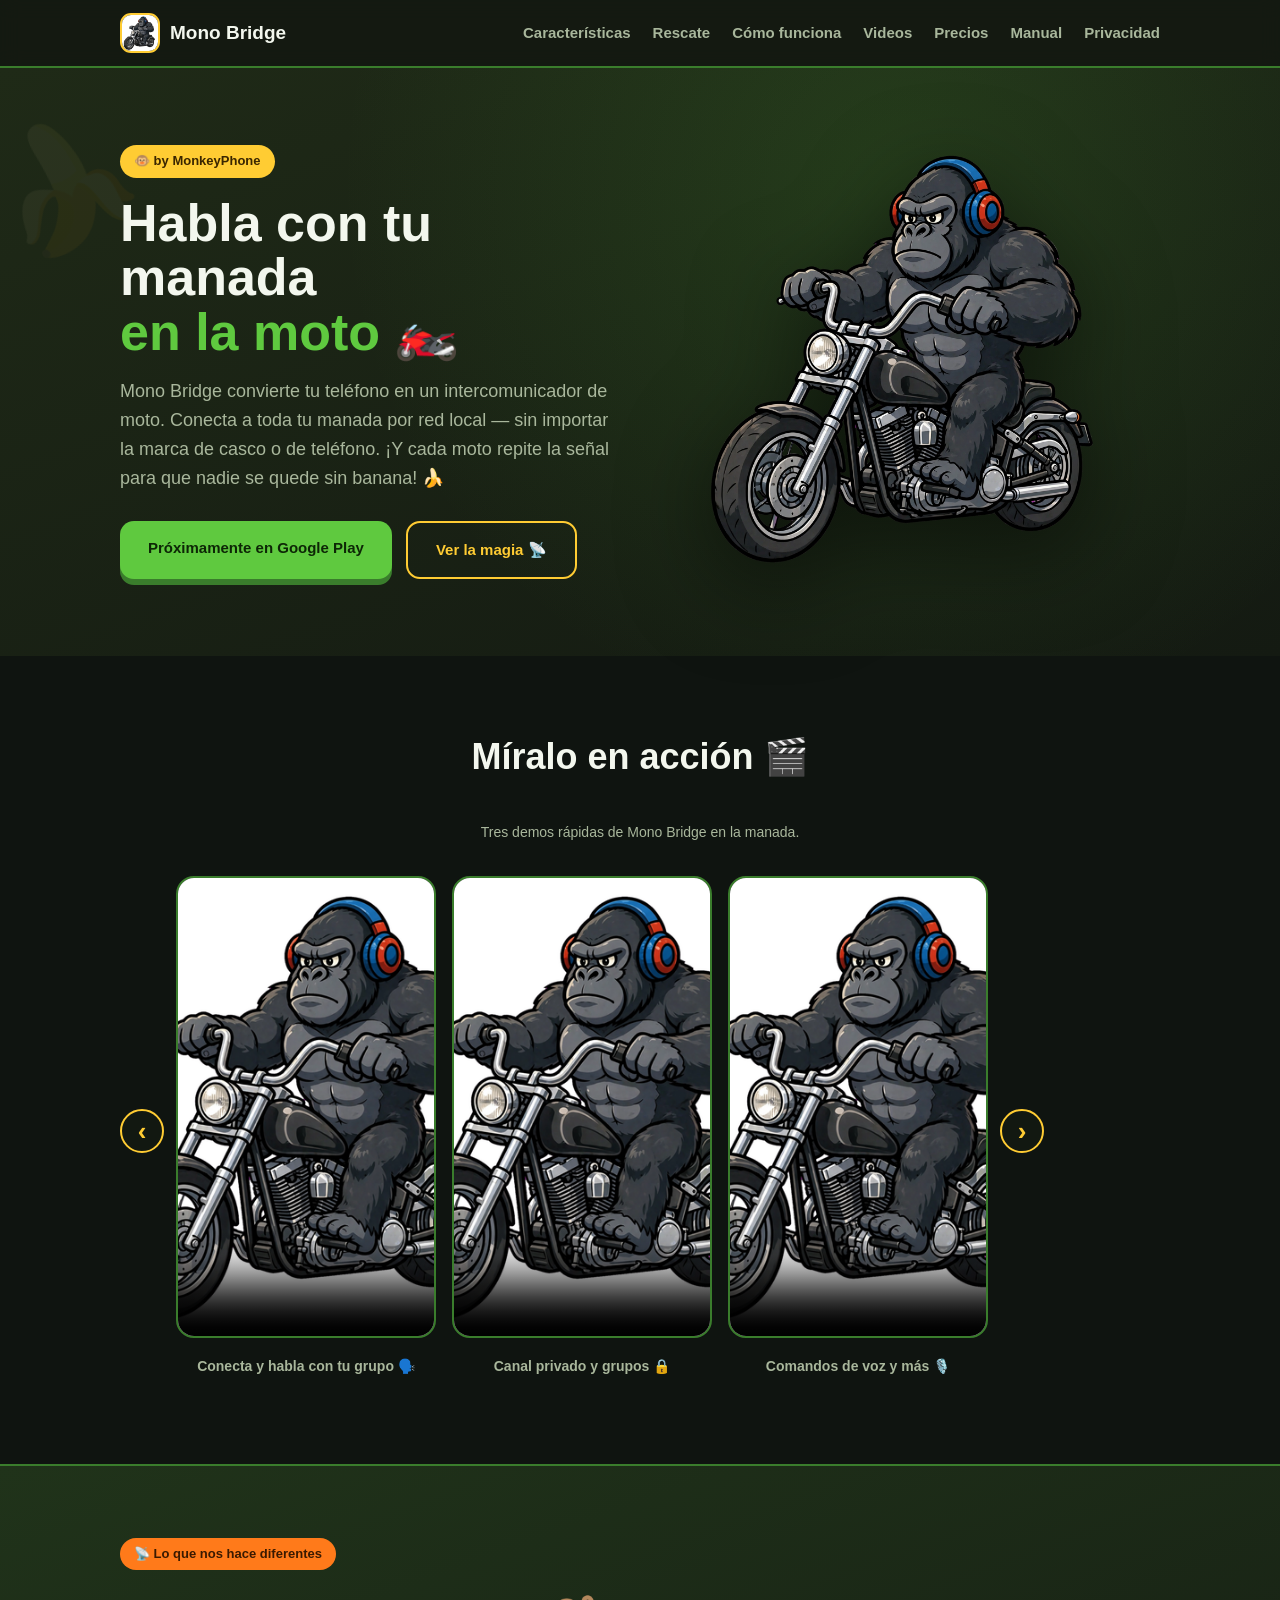
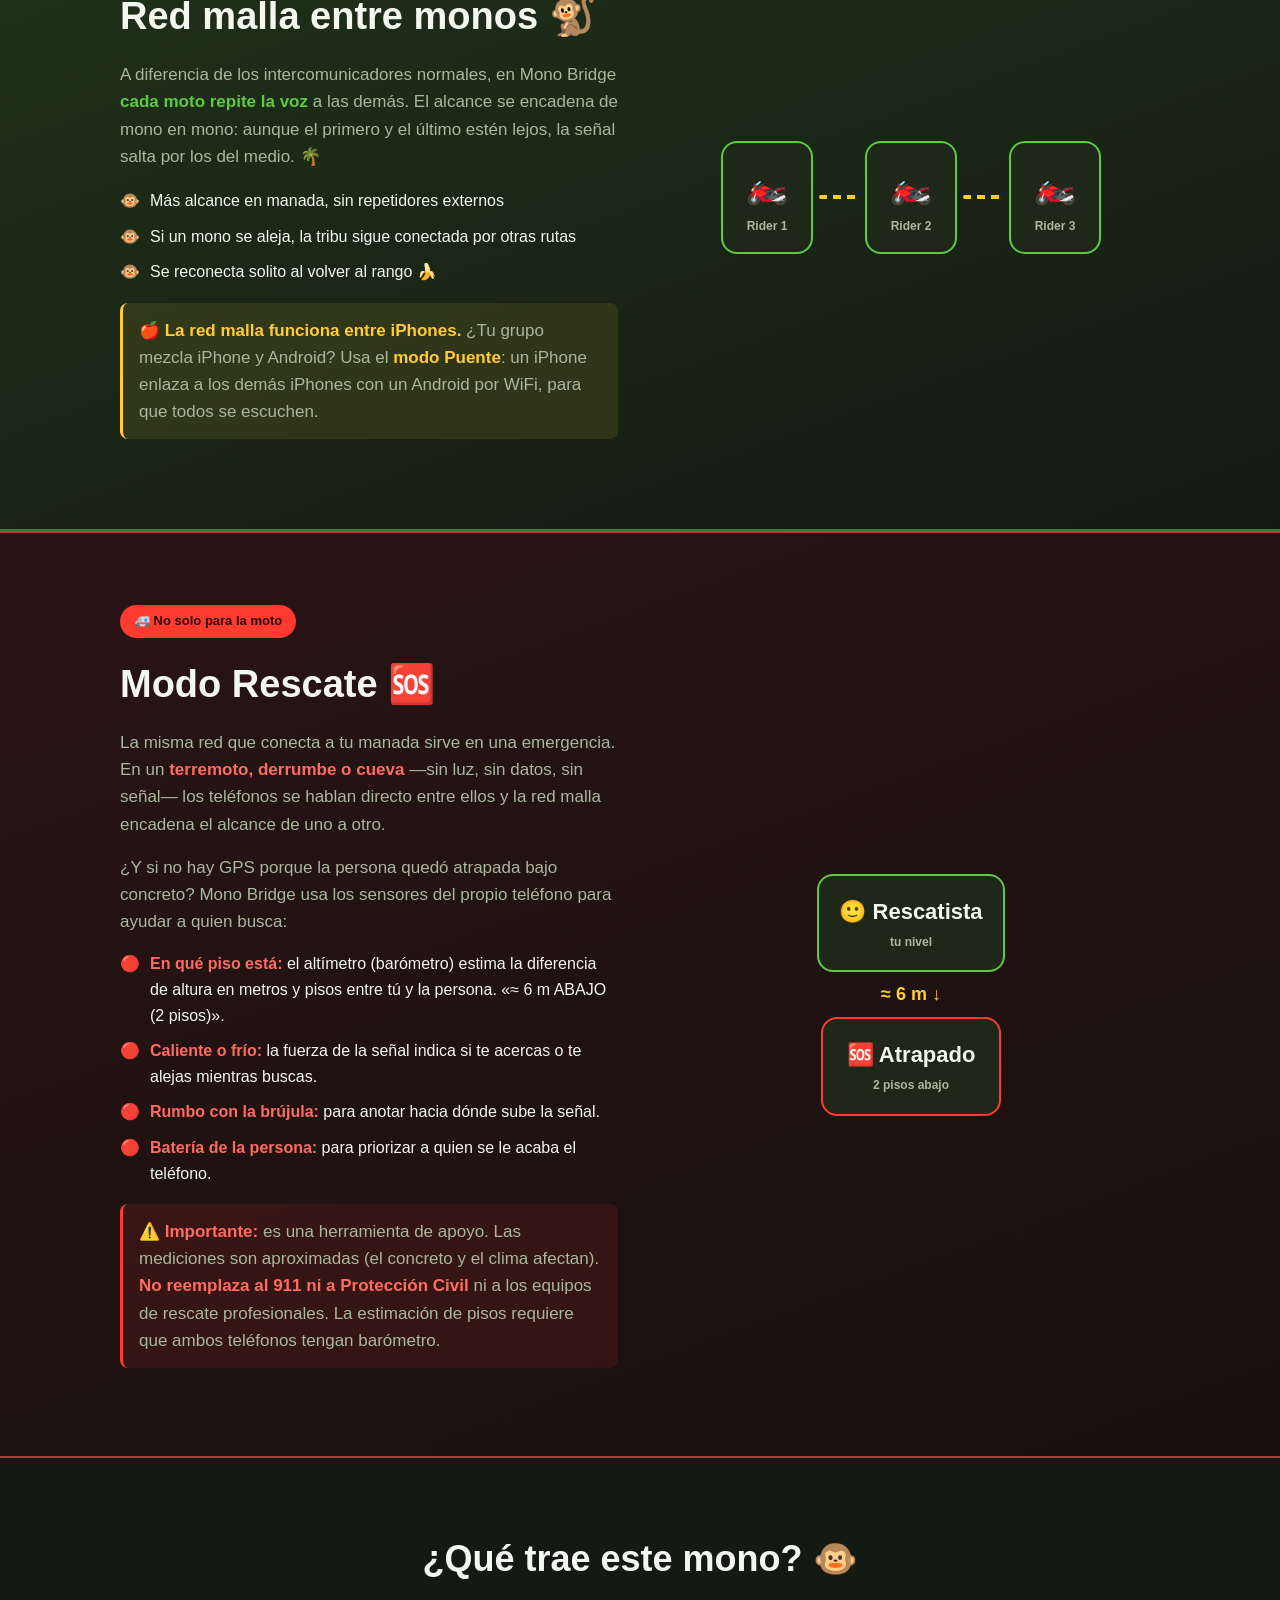
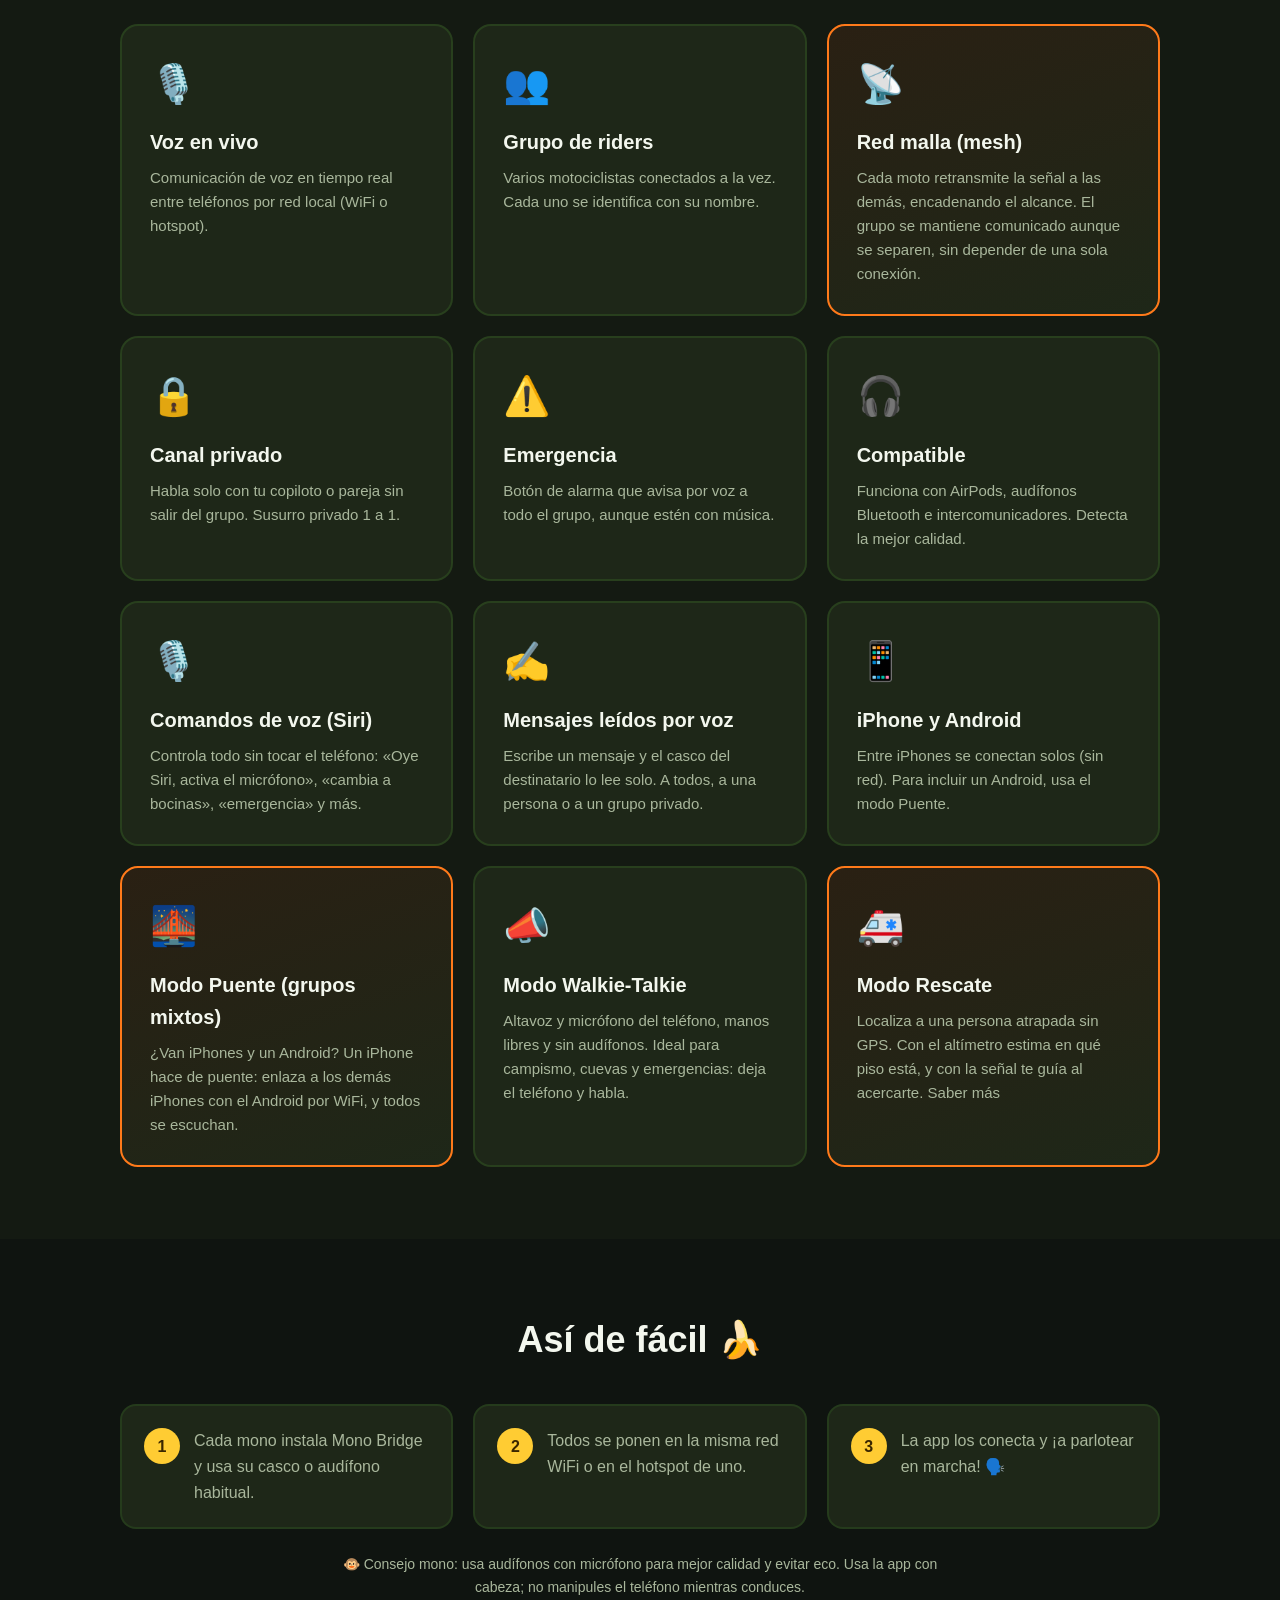
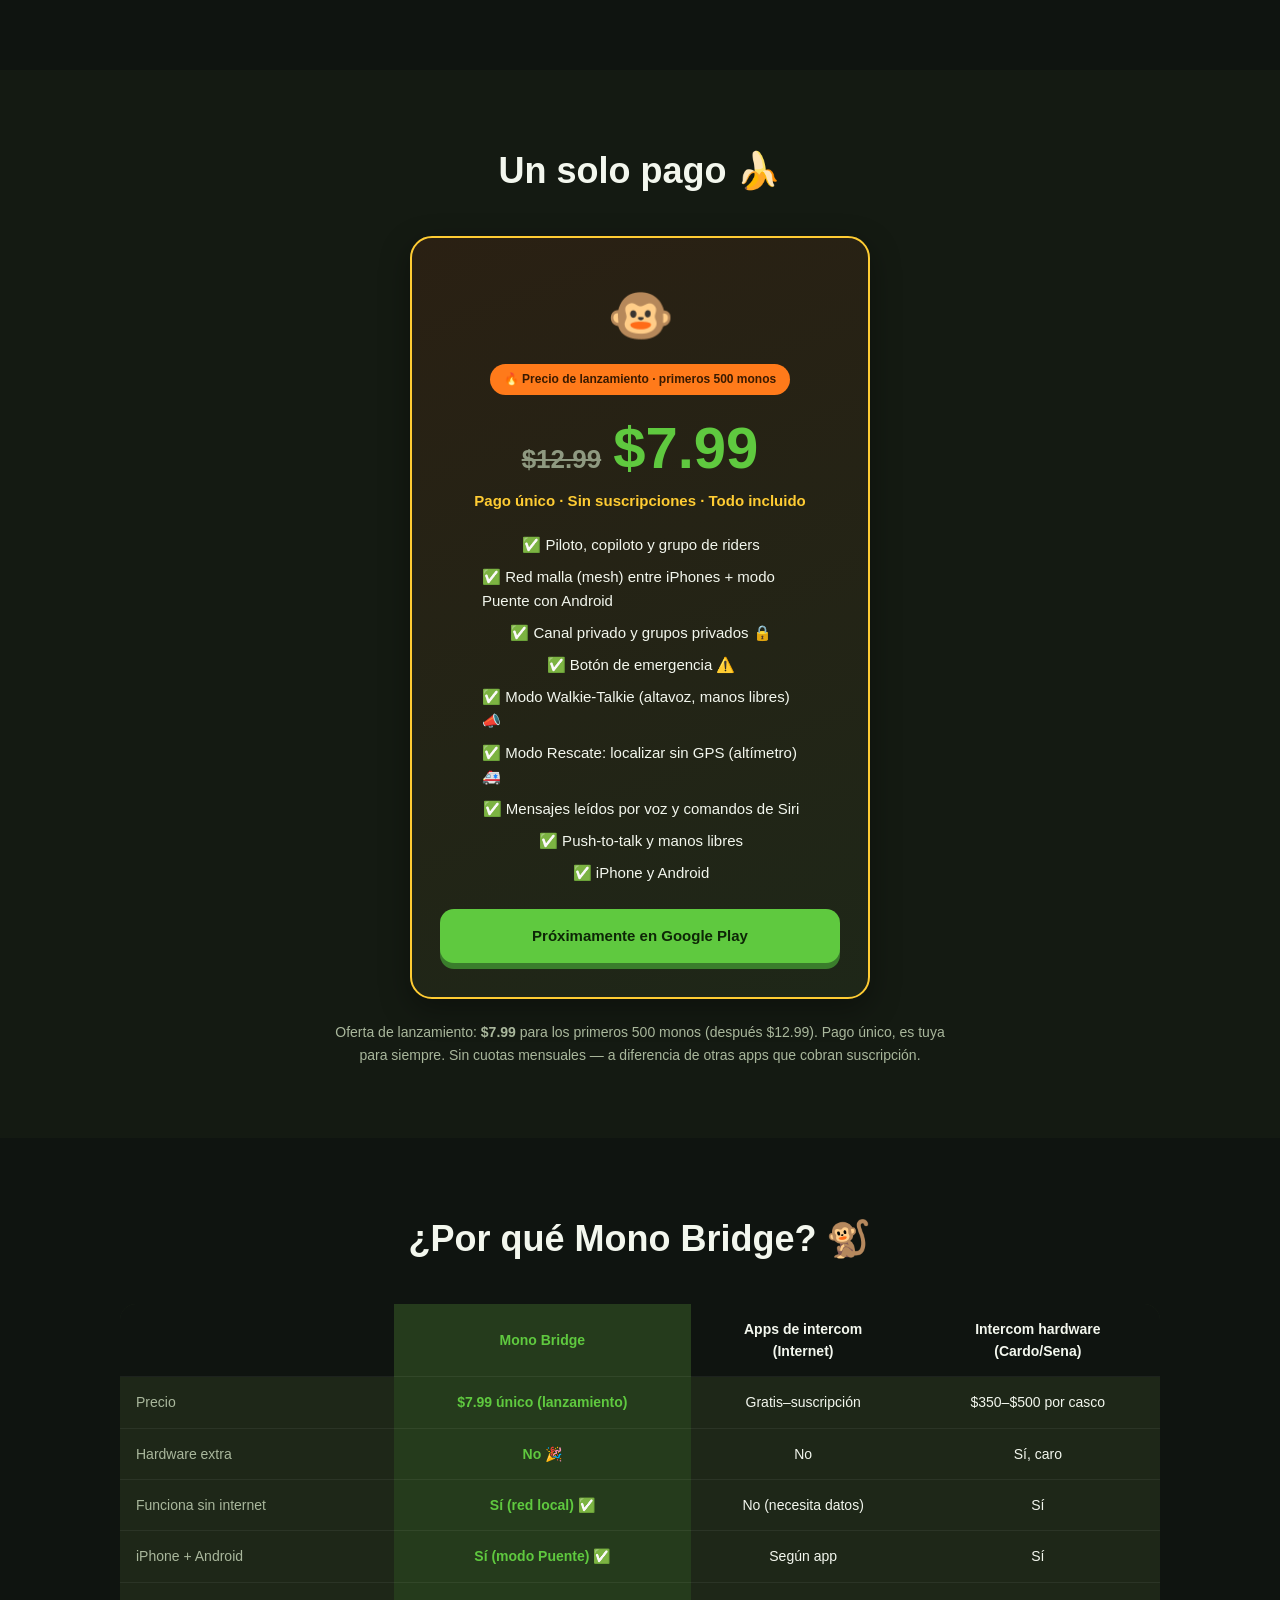
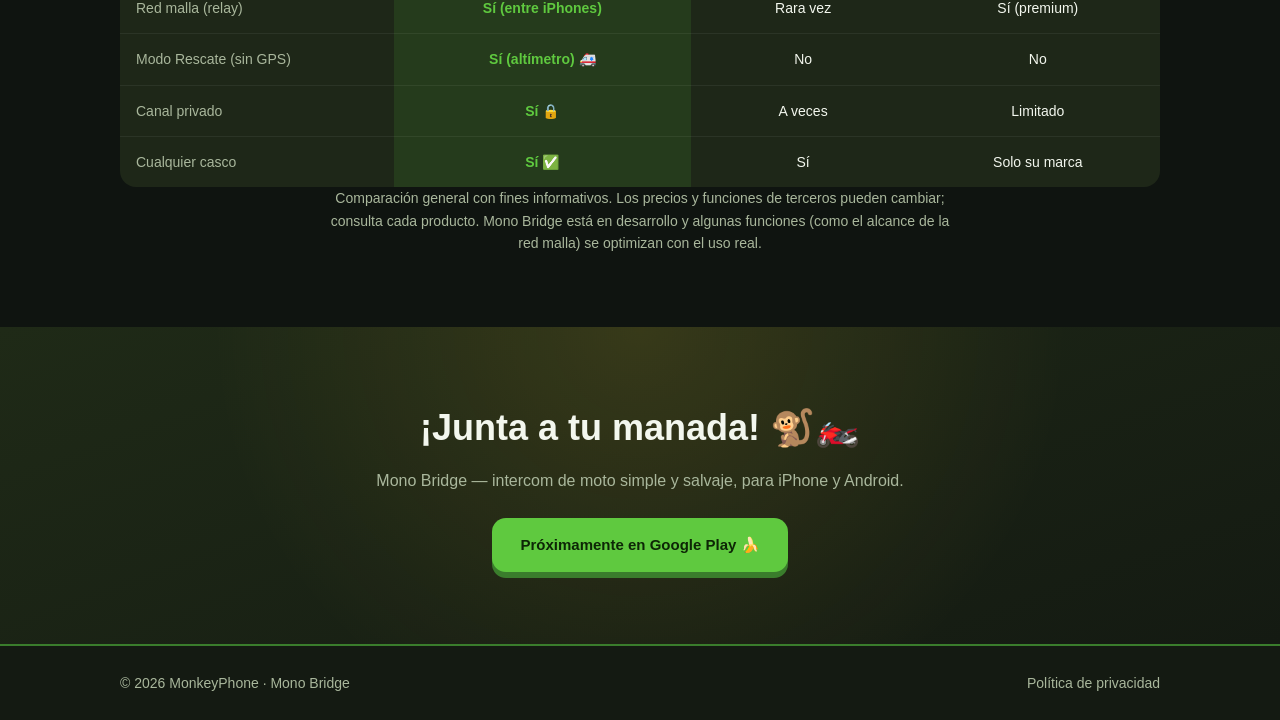
<file: web/index.html>
<!DOCTYPE html>
<html lang="es">
<head>
<meta charset="UTF-8">
<meta name="viewport" content="width=device-width, initial-scale=1.0">
<title>Mono Bridge — Intercom de moto entre teléfonos</title>
<meta name="description" content="Mono Bridge conecta a varios motociclistas por red local. Habla con tu grupo desde tu teléfono, sin importar la marca de casco.">
<link rel="icon" href="img/icon.png">
<link rel="stylesheet" href="styles.css">
</head>
<body>

  <!-- Header -->
  <header class="nav">
    <div class="container nav-inner">
      <div class="brand">
        <img src="img/icon.png" alt="Mono Bridge" class="brand-logo">
        <span>Mono Bridge</span>
      </div>
      <nav class="nav-links">
        <a href="#features">Características</a>
        <a href="#rescate">Rescate</a>
        <a href="#how">Cómo funciona</a>
        <a href="#videos">Videos</a>
        <a href="#precios">Precios</a>
        <a href="manual.html">Manual</a>
        <a href="privacy.html">Privacidad</a>
      </nav>
    </div>
  </header>

  <!-- Hero -->
  <section class="hero">
    <div class="container hero-inner">
      <div class="hero-text">
        <span class="hero-badge">🐵 by MonkeyPhone</span>
        <h1>Habla con tu manada<br><span class="hl">en la moto</span> 🏍️</h1>
        <p>Mono Bridge convierte tu teléfono en un intercomunicador de moto. Conecta a toda tu manada por red local — sin importar la marca de casco o de teléfono. ¡Y cada moto repite la señal para que nadie se quede sin banana! 🍌</p>
        <div class="hero-cta">
          <a href="#" class="btn btn-primary" id="playBtn">Próximamente en Google Play</a>
          <a href="#mesh" class="btn btn-ghost">Ver la magia 📡</a>
        </div>
      </div>
      <div class="hero-img">
        <img src="img/gorila.png" alt="Gorila motociclista con audífonos">
      </div>
    </div>
  </section>

  <!-- Videos demo (carrusel) -->
  <section id="videos" class="section section-alt">
    <div class="container">
      <h2>Míralo en acción 🎬</h2>
      <p class="note" style="margin-bottom:26px">Tres demos rápidas de Mono Bridge en la manada.</p>
      <div class="carousel">
        <button class="carousel-btn prev" onclick="moveCarousel(-1)" aria-label="Anterior">‹</button>
        <div class="carousel-track" id="carouselTrack">
          <div class="carousel-item">
            <video src="video/demo1.mp4" controls playsinline preload="metadata" poster="img/icon.png"></video>
            <p>Conecta y habla con tu grupo 🗣️</p>
          </div>
          <div class="carousel-item">
            <video src="video/demo2.mp4" controls playsinline preload="metadata" poster="img/icon.png"></video>
            <p>Canal privado y grupos 🔒</p>
          </div>
          <div class="carousel-item">
            <video src="video/demo3.mp4" controls playsinline preload="metadata" poster="img/icon.png"></video>
            <p>Comandos de voz y más 🎙️</p>
          </div>
        </div>
        <button class="carousel-btn next" onclick="moveCarousel(1)" aria-label="Siguiente">›</button>
      </div>
    </div>
  </section>

  <!-- Red mesh (destacada) -->
  <section id="mesh" class="section mesh">
    <div class="container mesh-inner">
      <div class="mesh-text">
        <span class="badge">📡 Lo que nos hace diferentes</span>
        <h2>Red malla entre monos 🐒</h2>
        <p>A diferencia de los intercomunicadores normales, en Mono Bridge <strong>cada moto repite la voz</strong> a las demás. El alcance se encadena de mono en mono: aunque el primero y el último estén lejos, la señal salta por los del medio. 🌴</p>
        <ul class="mesh-list">
          <li>Más alcance en manada, sin repetidores externos</li>
          <li>Si un mono se aleja, la tribu sigue conectada por otras rutas</li>
          <li>Se reconecta solito al volver al rango 🍌</li>
        </ul>
        <p class="mesh-note">🍎 <strong>La red malla funciona entre iPhones.</strong> ¿Tu grupo mezcla iPhone y Android? Usa el <strong>modo Puente</strong>: un iPhone enlaza a los demás iPhones con un Android por WiFi, para que todos se escuchen.</p>
      </div>
      <div class="mesh-diagram">
        <div class="moto">🏍️<span>Rider 1</span></div>
        <div class="link"></div>
        <div class="moto">🏍️<span>Rider 2</span></div>
        <div class="link"></div>
        <div class="moto">🏍️<span>Rider 3</span></div>
      </div>
    </div>
  </section>

  <!-- Modo Rescate (emergencias / terremoto) -->
  <section id="rescate" class="section rescue">
    <div class="container rescue-inner">
      <div class="rescue-text">
        <span class="badge badge-red">🚑 No solo para la moto</span>
        <h2>Modo Rescate 🆘</h2>
        <p>La misma red que conecta a tu manada sirve en una emergencia. En un <strong>terremoto, derrumbe o cueva</strong> —sin luz, sin datos, sin señal— los teléfonos se hablan directo entre ellos y la red malla encadena el alcance de uno a otro.</p>
        <p>¿Y si no hay GPS porque la persona quedó atrapada bajo concreto? Mono Bridge usa los sensores del propio teléfono para ayudar a quien busca:</p>
        <ul class="mesh-list rescue-list">
          <li><strong>En qué piso está:</strong> el altímetro (barómetro) estima la diferencia de altura en metros y pisos entre tú y la persona. «≈ 6 m ABAJO (2 pisos)».</li>
          <li><strong>Caliente o frío:</strong> la fuerza de la señal indica si te acercas o te alejas mientras buscas.</li>
          <li><strong>Rumbo con la brújula:</strong> para anotar hacia dónde sube la señal.</li>
          <li><strong>Batería de la persona:</strong> para priorizar a quien se le acaba el teléfono.</li>
        </ul>
        <p class="rescue-note">⚠️ <strong>Importante:</strong> es una herramienta de apoyo. Las mediciones son aproximadas (el concreto y el clima afectan). <strong>No reemplaza al 911 ni a Protección Civil</strong> ni a los equipos de rescate profesionales. La estimación de pisos requiere que ambos teléfonos tengan barómetro.</p>
      </div>
      <div class="rescue-diagram">
        <div class="floor floor-top">🙂 Rescatista<span>tu nivel</span></div>
        <div class="floor-gap">≈ 6 m ↓</div>
        <div class="floor floor-bottom">🆘 Atrapado<span>2 pisos abajo</span></div>
      </div>
    </div>
  </section>

  <!-- Features -->
  <section id="features" class="section">
    <div class="container">
      <h2>¿Qué trae este mono? 🐵</h2>
      <div class="grid">
        <div class="card">
          <div class="ico">🎙️</div>
          <h3>Voz en vivo</h3>
          <p>Comunicación de voz en tiempo real entre teléfonos por red local (WiFi o hotspot).</p>
        </div>
        <div class="card">
          <div class="ico">👥</div>
          <h3>Grupo de riders</h3>
          <p>Varios motociclistas conectados a la vez. Cada uno se identifica con su nombre.</p>
        </div>
        <div class="card card-featured">
          <div class="ico">📡</div>
          <h3>Red malla (mesh)</h3>
          <p>Cada moto retransmite la señal a las demás, encadenando el alcance. El grupo se mantiene comunicado aunque se separen, sin depender de una sola conexión.</p>
        </div>
        <div class="card">
          <div class="ico">🔒</div>
          <h3>Canal privado</h3>
          <p>Habla solo con tu copiloto o pareja sin salir del grupo. Susurro privado 1 a 1.</p>
        </div>
        <div class="card">
          <div class="ico">⚠️</div>
          <h3>Emergencia</h3>
          <p>Botón de alarma que avisa por voz a todo el grupo, aunque estén con música.</p>
        </div>
        <div class="card">
          <div class="ico">🎧</div>
          <h3>Compatible</h3>
          <p>Funciona con AirPods, audífonos Bluetooth e intercomunicadores. Detecta la mejor calidad.</p>
        </div>
        <div class="card">
          <div class="ico">🎙️</div>
          <h3>Comandos de voz (Siri)</h3>
          <p>Controla todo sin tocar el teléfono: «Oye Siri, activa el micrófono», «cambia a bocinas», «emergencia» y más.</p>
        </div>
        <div class="card">
          <div class="ico">✍️</div>
          <h3>Mensajes leídos por voz</h3>
          <p>Escribe un mensaje y el casco del destinatario lo lee solo. A todos, a una persona o a un grupo privado.</p>
        </div>
        <div class="card">
          <div class="ico">📱</div>
          <h3>iPhone y Android</h3>
          <p>Entre iPhones se conectan solos (sin red). Para incluir un Android, usa el modo Puente.</p>
        </div>
        <div class="card card-featured">
          <div class="ico">🌉</div>
          <h3>Modo Puente (grupos mixtos)</h3>
          <p>¿Van iPhones y un Android? Un iPhone hace de puente: enlaza a los demás iPhones con el Android por WiFi, y todos se escuchan.</p>
        </div>
        <div class="card">
          <div class="ico">📣</div>
          <h3>Modo Walkie-Talkie</h3>
          <p>Altavoz y micrófono del teléfono, manos libres y sin audífonos. Ideal para campismo, cuevas y emergencias: deja el teléfono y habla.</p>
        </div>
        <div class="card card-featured">
          <div class="ico">🚑</div>
          <h3>Modo Rescate</h3>
          <p>Localiza a una persona atrapada sin GPS. Con el altímetro estima en qué piso está, y con la señal te guía al acercarte. <a href="#rescate">Saber más</a></p>
        </div>
      </div>
    </div>
  </section>

  <!-- How it works -->
  <section id="how" class="section section-alt">
    <div class="container">
      <h2>Así de fácil 🍌</h2>
      <div class="steps">
        <div class="step"><span>1</span><p>Cada mono instala Mono Bridge y usa su casco o audífono habitual.</p></div>
        <div class="step"><span>2</span><p>Todos se ponen en la misma red WiFi o en el hotspot de uno.</p></div>
        <div class="step"><span>3</span><p>La app los conecta y ¡a parlotear en marcha! 🗣️</p></div>
      </div>
      <p class="note">🐵 Consejo mono: usa audífonos con micrófono para mejor calidad y evitar eco. Usa la app con cabeza; no manipules el teléfono mientras conduces.</p>
    </div>
  </section>

  <!-- Precio -->
  <section id="precios" class="section">
    <div class="container">
      <h2>Un solo pago 🍌</h2>
      <div class="price-hero">
        <div class="ico">🐵</div>
        <span class="launch-badge">🔥 Precio de lanzamiento · primeros 500 monos</span>
        <p class="price-row">
          <span class="price-old">$12.99</span>
          <span class="price-big">$7.99</span>
        </p>
        <p class="price-sub">Pago único · Sin suscripciones · Todo incluido</p>
        <ul class="plan-list plan-center">
          <li>✅ Piloto, copiloto y grupo de riders</li>
          <li>✅ Red malla (mesh) entre iPhones + modo Puente con Android</li>
          <li>✅ Canal privado y grupos privados 🔒</li>
          <li>✅ Botón de emergencia ⚠️</li>
          <li>✅ Modo Walkie-Talkie (altavoz, manos libres) 📣</li>
          <li>✅ Modo Rescate: localizar sin GPS (altímetro) 🚑</li>
          <li>✅ Mensajes leídos por voz y comandos de Siri</li>
          <li>✅ Push-to-talk y manos libres</li>
          <li>✅ iPhone y Android</li>
        </ul>
        <a href="#" class="btn btn-primary">Próximamente en Google Play</a>
      </div>
      <p class="note">Oferta de lanzamiento: <strong>$7.99</strong> para los primeros 500 monos (después $12.99). Pago único, es tuya para siempre. Sin cuotas mensuales — a diferencia de otras apps que cobran suscripción.</p>
    </div>
  </section>

  <!-- Comparación -->
  <section class="section section-alt">
    <div class="container">
      <h2>¿Por qué Mono Bridge? 🐒</h2>
      <div class="table-wrap">
        <table class="compare">
          <thead>
            <tr>
              <th></th>
              <th class="hl-col">Mono Bridge</th>
              <th>Apps de intercom<br>(Internet)</th>
              <th>Intercom hardware<br>(Cardo/Sena)</th>
            </tr>
          </thead>
          <tbody>
            <tr><td>Precio</td><td class="hl-col">$7.99 único (lanzamiento)</td><td>Gratis–suscripción</td><td>$350–$500 por casco</td></tr>
            <tr><td>Hardware extra</td><td class="hl-col">No 🎉</td><td>No</td><td>Sí, caro</td></tr>
            <tr><td>Funciona sin internet</td><td class="hl-col">Sí (red local) ✅</td><td>No (necesita datos)</td><td>Sí</td></tr>
            <tr><td>iPhone + Android</td><td class="hl-col">Sí (modo Puente) ✅</td><td>Según app</td><td>Sí</td></tr>
            <tr><td>Red malla (relay)</td><td class="hl-col">Sí (entre iPhones)</td><td>Rara vez</td><td>Sí (premium)</td></tr>
            <tr><td>Modo Rescate (sin GPS)</td><td class="hl-col">Sí (altímetro) 🚑</td><td>No</td><td>No</td></tr>
            <tr><td>Canal privado</td><td class="hl-col">Sí 🔒</td><td>A veces</td><td>Limitado</td></tr>
            <tr><td>Cualquier casco</td><td class="hl-col">Sí ✅</td><td>Sí</td><td>Solo su marca</td></tr>
          </tbody>
        </table>
      </div>
      <p class="note">Comparación general con fines informativos. Los precios y funciones de terceros pueden cambiar; consulta cada producto. Mono Bridge está en desarrollo y algunas funciones (como el alcance de la red malla) se optimizan con el uso real.</p>
    </div>
  </section>

  <!-- CTA -->
  <section class="section cta">
    <div class="container">
      <h2>¡Junta a tu manada! 🐒🏍️</h2>
      <p>Mono Bridge — intercom de moto simple y salvaje, para iPhone y Android.</p>
      <a href="#" class="btn btn-primary">Próximamente en Google Play 🍌</a>
    </div>
  </section>

  <footer class="footer">
    <div class="container footer-inner">
      <span>© 2026 MonkeyPhone · Mono Bridge</span>
      <a href="privacy.html">Política de privacidad</a>
    </div>
  </footer>

  <script>
    function moveCarousel(dir){
      var track = document.getElementById('carouselTrack');
      var item = track.querySelector('.carousel-item');
      if(!item) return;
      var step = item.getBoundingClientRect().width + 16;
      track.scrollBy({left: dir*step, behavior:'smooth'});
    }
  </script>
</body>
</html>
</file>
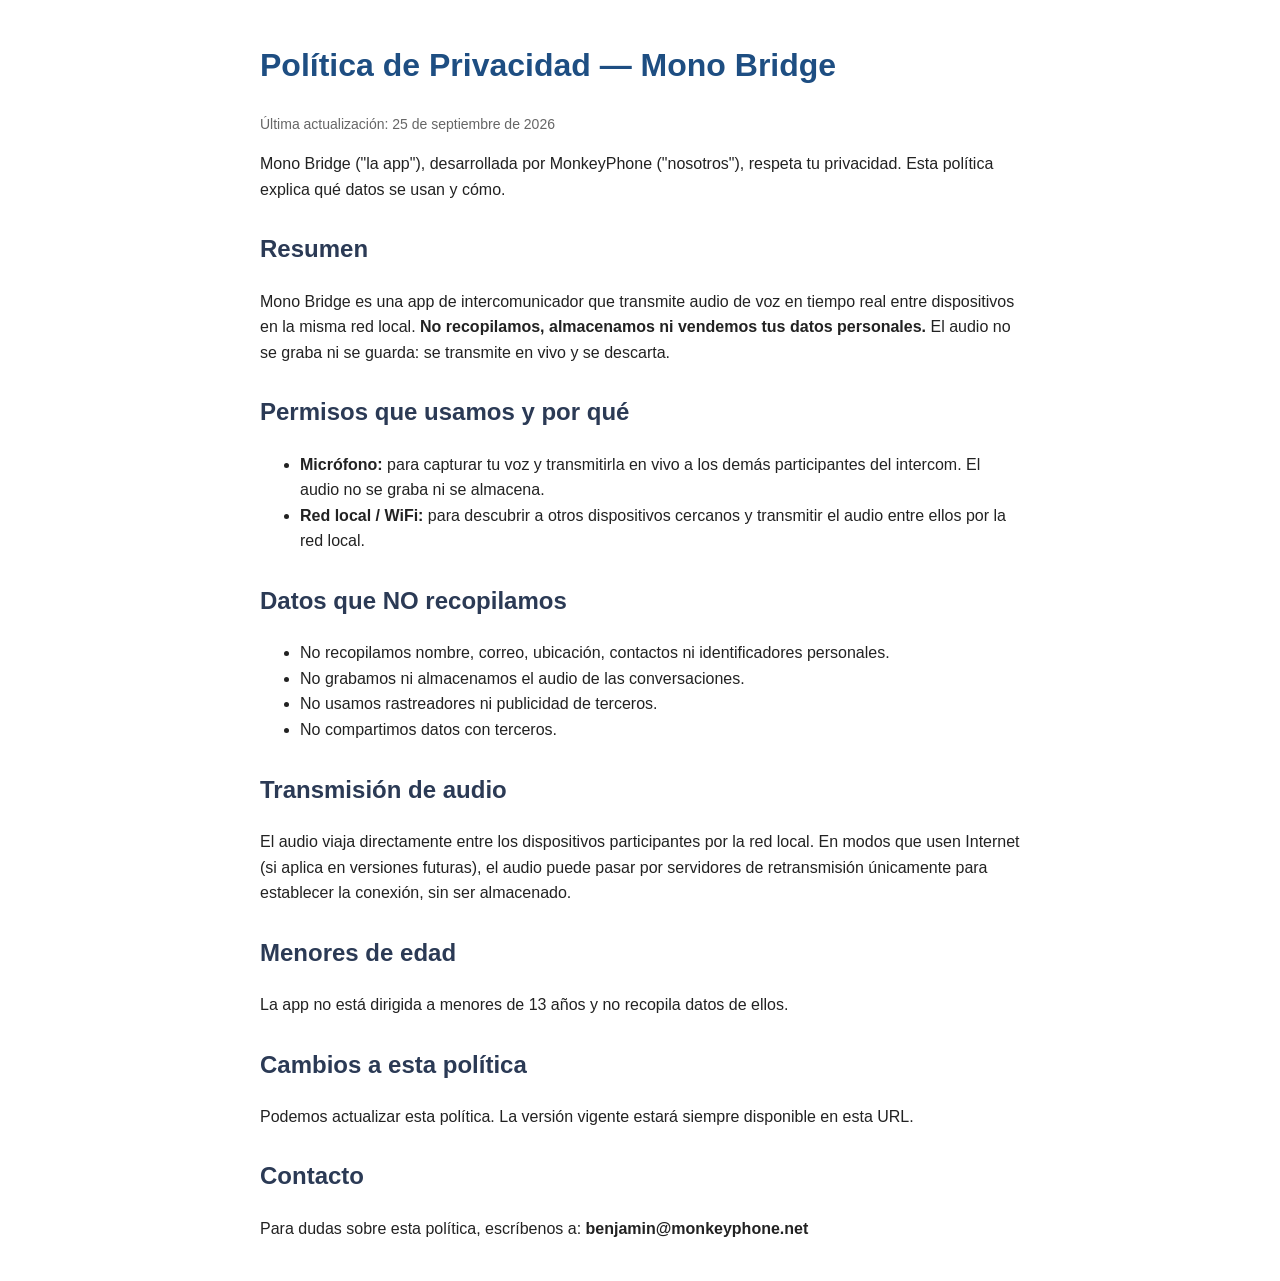
<file: store/privacy.html>
<!DOCTYPE html>
<html lang="es">
<head>
<meta charset="UTF-8">
<meta name="viewport" content="width=device-width, initial-scale=1.0">
<title>Política de Privacidad — Mono Bridge</title>
<style>
  body { font-family: -apple-system, Arial, sans-serif; max-width: 760px; margin: 40px auto; padding: 0 20px; line-height: 1.6; color: #222; }
  h1 { color: #1E4E82; }
  h2 { color: #2B3A55; margin-top: 28px; }
  .updated { color: #666; font-size: 14px; }
  code { background: #f2f2f2; padding: 2px 5px; border-radius: 4px; }
</style>
</head>
<body>
  <h1>Política de Privacidad — Mono Bridge</h1>
  <p class="updated">Última actualización: 25 de septiembre de 2026</p>

  <p>Mono Bridge ("la app"), desarrollada por MonkeyPhone ("nosotros"), respeta tu privacidad. Esta política explica qué datos se usan y cómo.</p>

  <h2>Resumen</h2>
  <p>Mono Bridge es una app de intercomunicador que transmite audio de voz en tiempo real entre dispositivos en la misma red local. <strong>No recopilamos, almacenamos ni vendemos tus datos personales.</strong> El audio no se graba ni se guarda: se transmite en vivo y se descarta.</p>

  <h2>Permisos que usamos y por qué</h2>
  <ul>
    <li><strong>Micrófono:</strong> para capturar tu voz y transmitirla en vivo a los demás participantes del intercom. El audio no se graba ni se almacena.</li>
    <li><strong>Red local / WiFi:</strong> para descubrir a otros dispositivos cercanos y transmitir el audio entre ellos por la red local.</li>
  </ul>

  <h2>Datos que NO recopilamos</h2>
  <ul>
    <li>No recopilamos nombre, correo, ubicación, contactos ni identificadores personales.</li>
    <li>No grabamos ni almacenamos el audio de las conversaciones.</li>
    <li>No usamos rastreadores ni publicidad de terceros.</li>
    <li>No compartimos datos con terceros.</li>
  </ul>

  <h2>Transmisión de audio</h2>
  <p>El audio viaja directamente entre los dispositivos participantes por la red local. En modos que usen Internet (si aplica en versiones futuras), el audio puede pasar por servidores de retransmisión únicamente para establecer la conexión, sin ser almacenado.</p>

  <h2>Menores de edad</h2>
  <p>La app no está dirigida a menores de 13 años y no recopila datos de ellos.</p>

  <h2>Cambios a esta política</h2>
  <p>Podemos actualizar esta política. La versión vigente estará siempre disponible en esta URL.</p>

  <h2>Contacto</h2>
  <p>Para dudas sobre esta política, escríbenos a: <strong>benjamin@monkeyphone.net</strong></p>
</body>
</html>
</file>
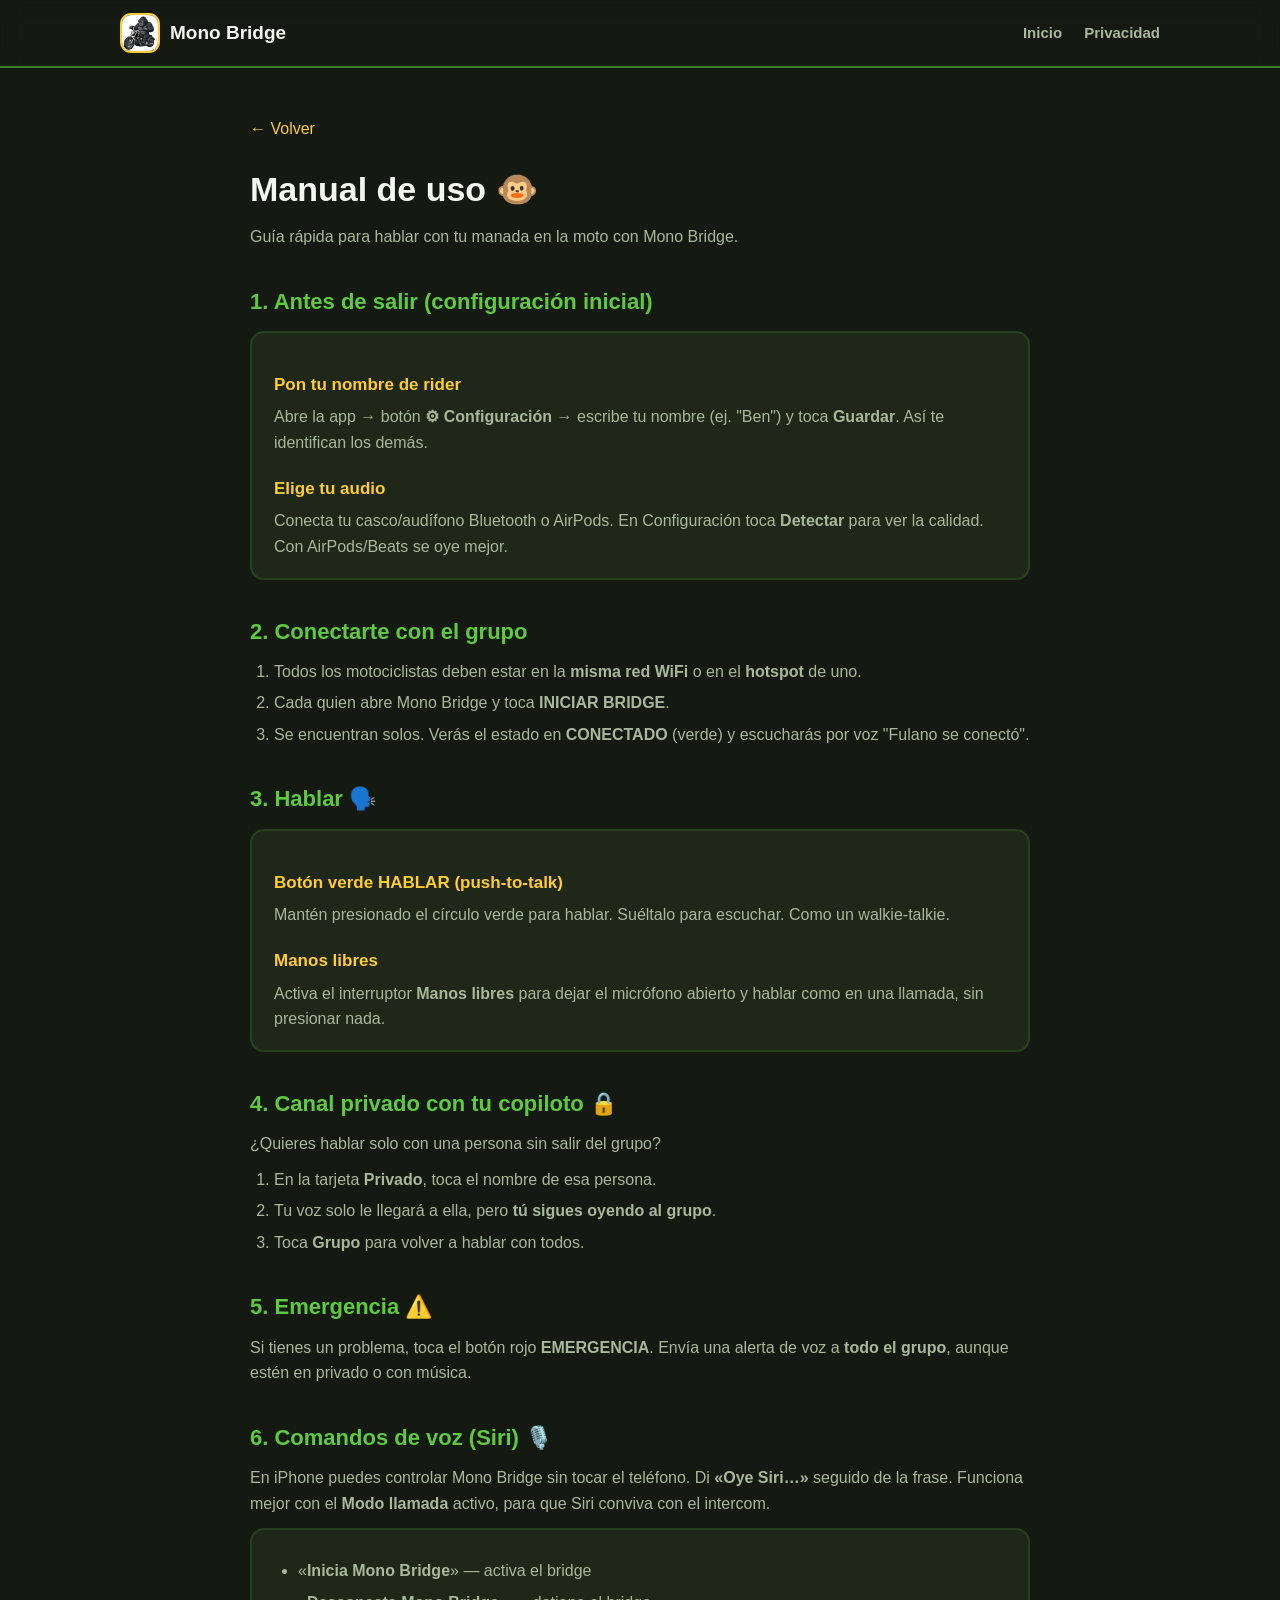
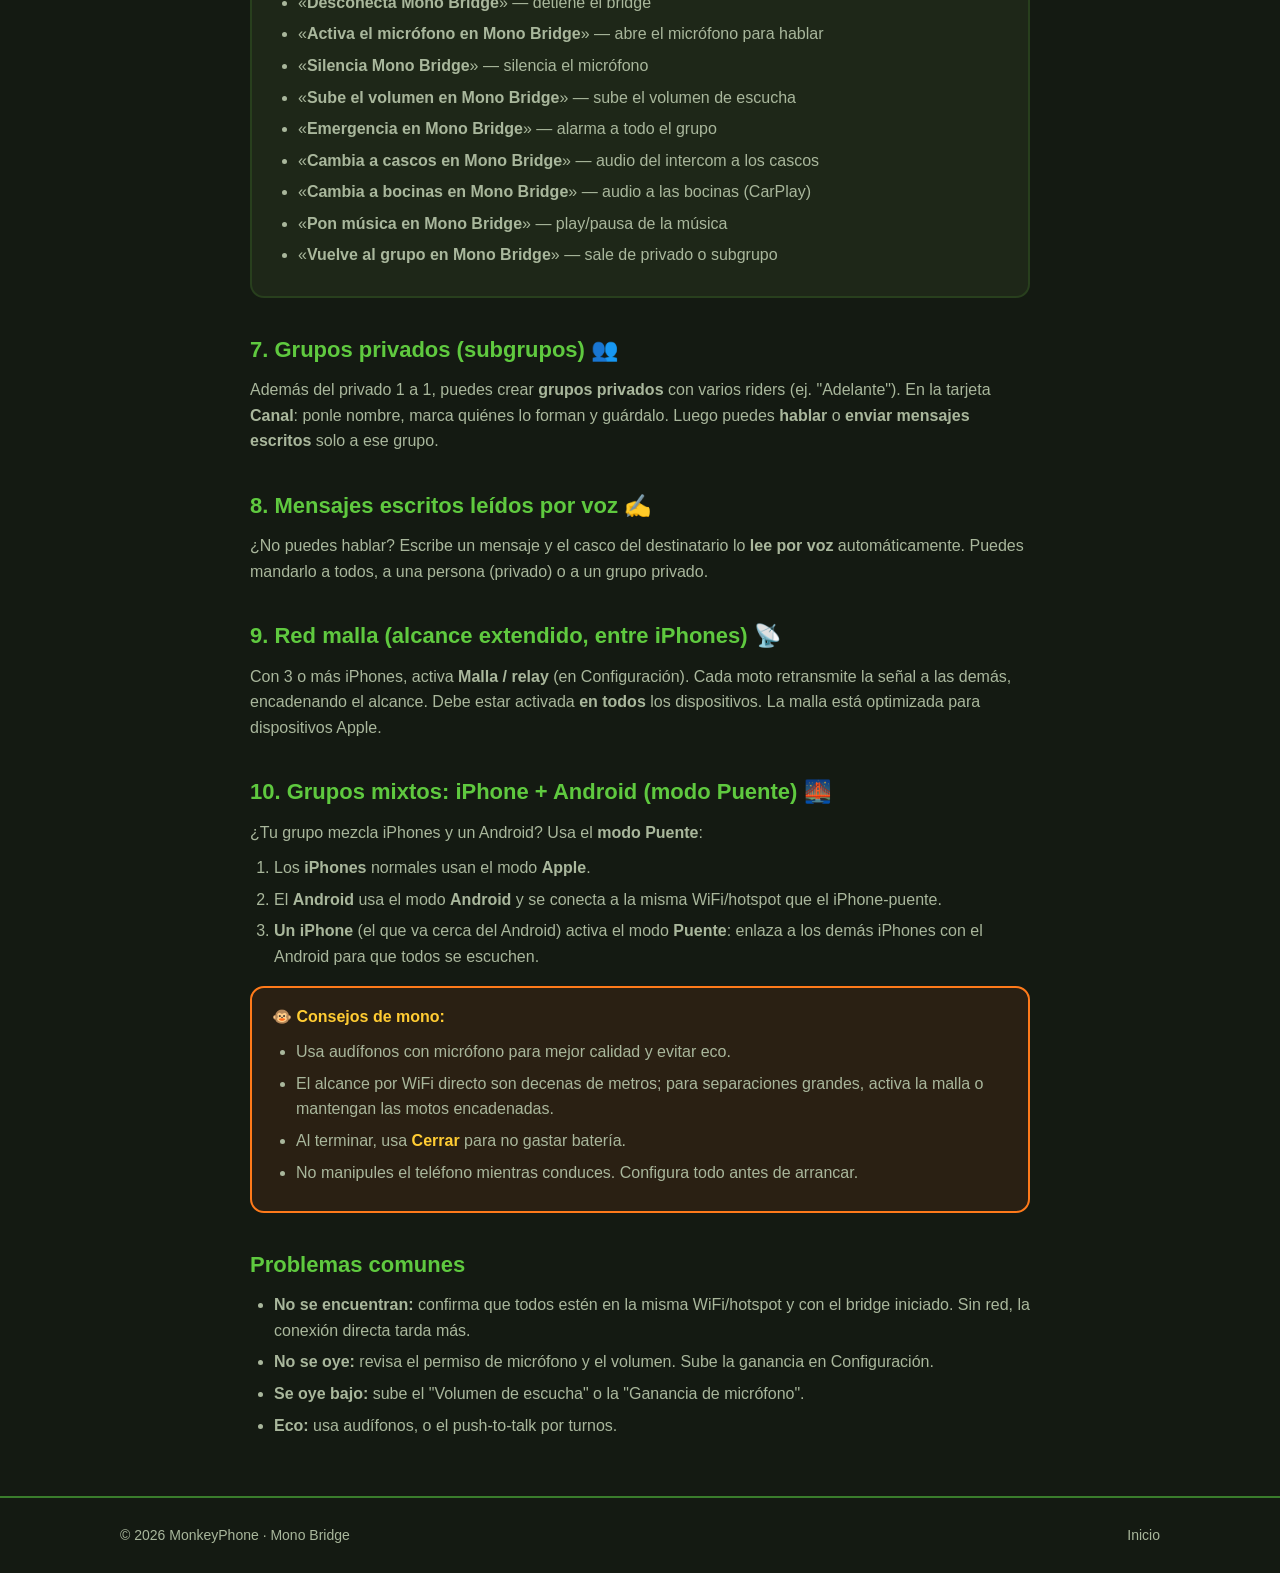
<file: web/manual.html>
<!DOCTYPE html>
<html lang="es">
<head>
<meta charset="UTF-8">
<meta name="viewport" content="width=device-width, initial-scale=1.0">
<title>Manual — Mono Bridge</title>
<link rel="icon" href="img/icon.png">
<link rel="stylesheet" href="styles.css">
<style>
  .doc{max-width:820px;margin:0 auto;padding:48px 20px}
  .doc h1{font-size:34px;margin-bottom:8px}
  .doc h2{font-size:22px;margin-top:34px;margin-bottom:10px;color:#5fc93f}
  .doc h3{font-size:17px;margin-top:20px;margin-bottom:6px;color:#ffcc33}
  .doc p,.doc li{color:var(--muted)}
  .doc ul,.doc ol{padding-left:24px;margin:10px 0}
  .doc li{margin:6px 0}
  .back{display:inline-block;margin-bottom:20px;color:#ffcc33}
  .step-box{background:var(--card);border:2px solid rgba(95,201,63,.15);border-radius:14px;padding:18px 22px;margin:12px 0}
  .tip{background:#2a2013;border:2px solid var(--orange);border-radius:14px;padding:16px 20px;margin:16px 0}
  .tip strong{color:#ffcc33}
</style>
</head>
<body>
  <header class="nav">
    <div class="container nav-inner">
      <div class="brand"><img src="img/icon.png" class="brand-logo" alt="Mono Bridge"><span>Mono Bridge</span></div>
      <nav class="nav-links"><a href="index.html">Inicio</a><a href="privacy.html">Privacidad</a></nav>
    </div>
  </header>

  <div class="doc">
    <a href="index.html" class="back">← Volver</a>
    <h1>Manual de uso 🐵</h1>
    <p>Guía rápida para hablar con tu manada en la moto con Mono Bridge.</p>

    <h2>1. Antes de salir (configuración inicial)</h2>
    <div class="step-box">
      <h3>Pon tu nombre de rider</h3>
      <p>Abre la app → botón <strong>⚙ Configuración</strong> → escribe tu nombre (ej. "Ben") y toca <strong>Guardar</strong>. Así te identifican los demás.</p>
      <h3>Elige tu audio</h3>
      <p>Conecta tu casco/audífono Bluetooth o AirPods. En Configuración toca <strong>Detectar</strong> para ver la calidad. Con AirPods/Beats se oye mejor.</p>
    </div>

    <h2>2. Conectarte con el grupo</h2>
    <ol>
      <li>Todos los motociclistas deben estar en la <strong>misma red WiFi</strong> o en el <strong>hotspot</strong> de uno.</li>
      <li>Cada quien abre Mono Bridge y toca <strong>INICIAR BRIDGE</strong>.</li>
      <li>Se encuentran solos. Verás el estado en <strong>CONECTADO</strong> (verde) y escucharás por voz "Fulano se conectó".</li>
    </ol>

    <h2>3. Hablar 🗣️</h2>
    <div class="step-box">
      <h3>Botón verde HABLAR (push-to-talk)</h3>
      <p>Mantén presionado el círculo verde para hablar. Suéltalo para escuchar. Como un walkie-talkie.</p>
      <h3>Manos libres</h3>
      <p>Activa el interruptor <strong>Manos libres</strong> para dejar el micrófono abierto y hablar como en una llamada, sin presionar nada.</p>
    </div>

    <h2>4. Canal privado con tu copiloto 🔒</h2>
    <p>¿Quieres hablar solo con una persona sin salir del grupo?</p>
    <ol>
      <li>En la tarjeta <strong>Privado</strong>, toca el nombre de esa persona.</li>
      <li>Tu voz solo le llegará a ella, pero <strong>tú sigues oyendo al grupo</strong>.</li>
      <li>Toca <strong>Grupo</strong> para volver a hablar con todos.</li>
    </ol>

    <h2>5. Emergencia ⚠️</h2>
    <p>Si tienes un problema, toca el botón rojo <strong>EMERGENCIA</strong>. Envía una alerta de voz a <strong>todo el grupo</strong>, aunque estén en privado o con música.</p>

    <h2>6. Comandos de voz (Siri) 🎙️</h2>
    <p>En iPhone puedes controlar Mono Bridge sin tocar el teléfono. Di <strong>«Oye Siri…»</strong> seguido de la frase. Funciona mejor con el <strong>Modo llamada</strong> activo, para que Siri conviva con el intercom.</p>
    <div class="step-box">
      <ul>
        <li>«<strong>Inicia Mono Bridge</strong>» — activa el bridge</li>
        <li>«<strong>Desconecta Mono Bridge</strong>» — detiene el bridge</li>
        <li>«<strong>Activa el micrófono en Mono Bridge</strong>» — abre el micrófono para hablar</li>
        <li>«<strong>Silencia Mono Bridge</strong>» — silencia el micrófono</li>
        <li>«<strong>Sube el volumen en Mono Bridge</strong>» — sube el volumen de escucha</li>
        <li>«<strong>Emergencia en Mono Bridge</strong>» — alarma a todo el grupo</li>
        <li>«<strong>Cambia a cascos en Mono Bridge</strong>» — audio del intercom a los cascos</li>
        <li>«<strong>Cambia a bocinas en Mono Bridge</strong>» — audio a las bocinas (CarPlay)</li>
        <li>«<strong>Pon música en Mono Bridge</strong>» — play/pausa de la música</li>
        <li>«<strong>Vuelve al grupo en Mono Bridge</strong>» — sale de privado o subgrupo</li>
      </ul>
    </div>

    <h2>7. Grupos privados (subgrupos) 👥</h2>
    <p>Además del privado 1 a 1, puedes crear <strong>grupos privados</strong> con varios riders (ej. "Adelante"). En la tarjeta <strong>Canal</strong>: ponle nombre, marca quiénes lo forman y guárdalo. Luego puedes <strong>hablar</strong> o <strong>enviar mensajes escritos</strong> solo a ese grupo.</p>

    <h2>8. Mensajes escritos leídos por voz ✍️</h2>
    <p>¿No puedes hablar? Escribe un mensaje y el casco del destinatario lo <strong>lee por voz</strong> automáticamente. Puedes mandarlo a todos, a una persona (privado) o a un grupo privado.</p>

    <h2>9. Red malla (alcance extendido, entre iPhones) 📡</h2>
    <p>Con 3 o más iPhones, activa <strong>Malla / relay</strong> (en Configuración). Cada moto retransmite la señal a las demás, encadenando el alcance. Debe estar activada <strong>en todos</strong> los dispositivos. La malla está optimizada para dispositivos Apple.</p>

    <h2>10. Grupos mixtos: iPhone + Android (modo Puente) 🌉</h2>
    <p>¿Tu grupo mezcla iPhones y un Android? Usa el <strong>modo Puente</strong>:</p>
    <ol>
      <li>Los <strong>iPhones</strong> normales usan el modo <strong>Apple</strong>.</li>
      <li>El <strong>Android</strong> usa el modo <strong>Android</strong> y se conecta a la misma WiFi/hotspot que el iPhone-puente.</li>
      <li><strong>Un iPhone</strong> (el que va cerca del Android) activa el modo <strong>Puente</strong>: enlaza a los demás iPhones con el Android para que todos se escuchen.</li>
    </ol>

    <div class="tip">
      <strong>🐵 Consejos de mono:</strong>
      <ul>
        <li>Usa audífonos con micrófono para mejor calidad y evitar eco.</li>
        <li>El alcance por WiFi directo son decenas de metros; para separaciones grandes, activa la malla o mantengan las motos encadenadas.</li>
        <li>Al terminar, usa <strong>Cerrar</strong> para no gastar batería.</li>
        <li>No manipules el teléfono mientras conduces. Configura todo antes de arrancar.</li>
      </ul>
    </div>

    <h2>Problemas comunes</h2>
    <ul>
      <li><strong>No se encuentran:</strong> confirma que todos estén en la misma WiFi/hotspot y con el bridge iniciado. Sin red, la conexión directa tarda más.</li>
      <li><strong>No se oye:</strong> revisa el permiso de micrófono y el volumen. Sube la ganancia en Configuración.</li>
      <li><strong>Se oye bajo:</strong> sube el "Volumen de escucha" o la "Ganancia de micrófono".</li>
      <li><strong>Eco:</strong> usa audífonos, o el push-to-talk por turnos.</li>
    </ul>
  </div>

  <footer class="footer">
    <div class="container footer-inner">
      <span>© 2026 MonkeyPhone · Mono Bridge</span>
      <a href="index.html">Inicio</a>
    </div>
  </footer>
</body>
</html>
</file>
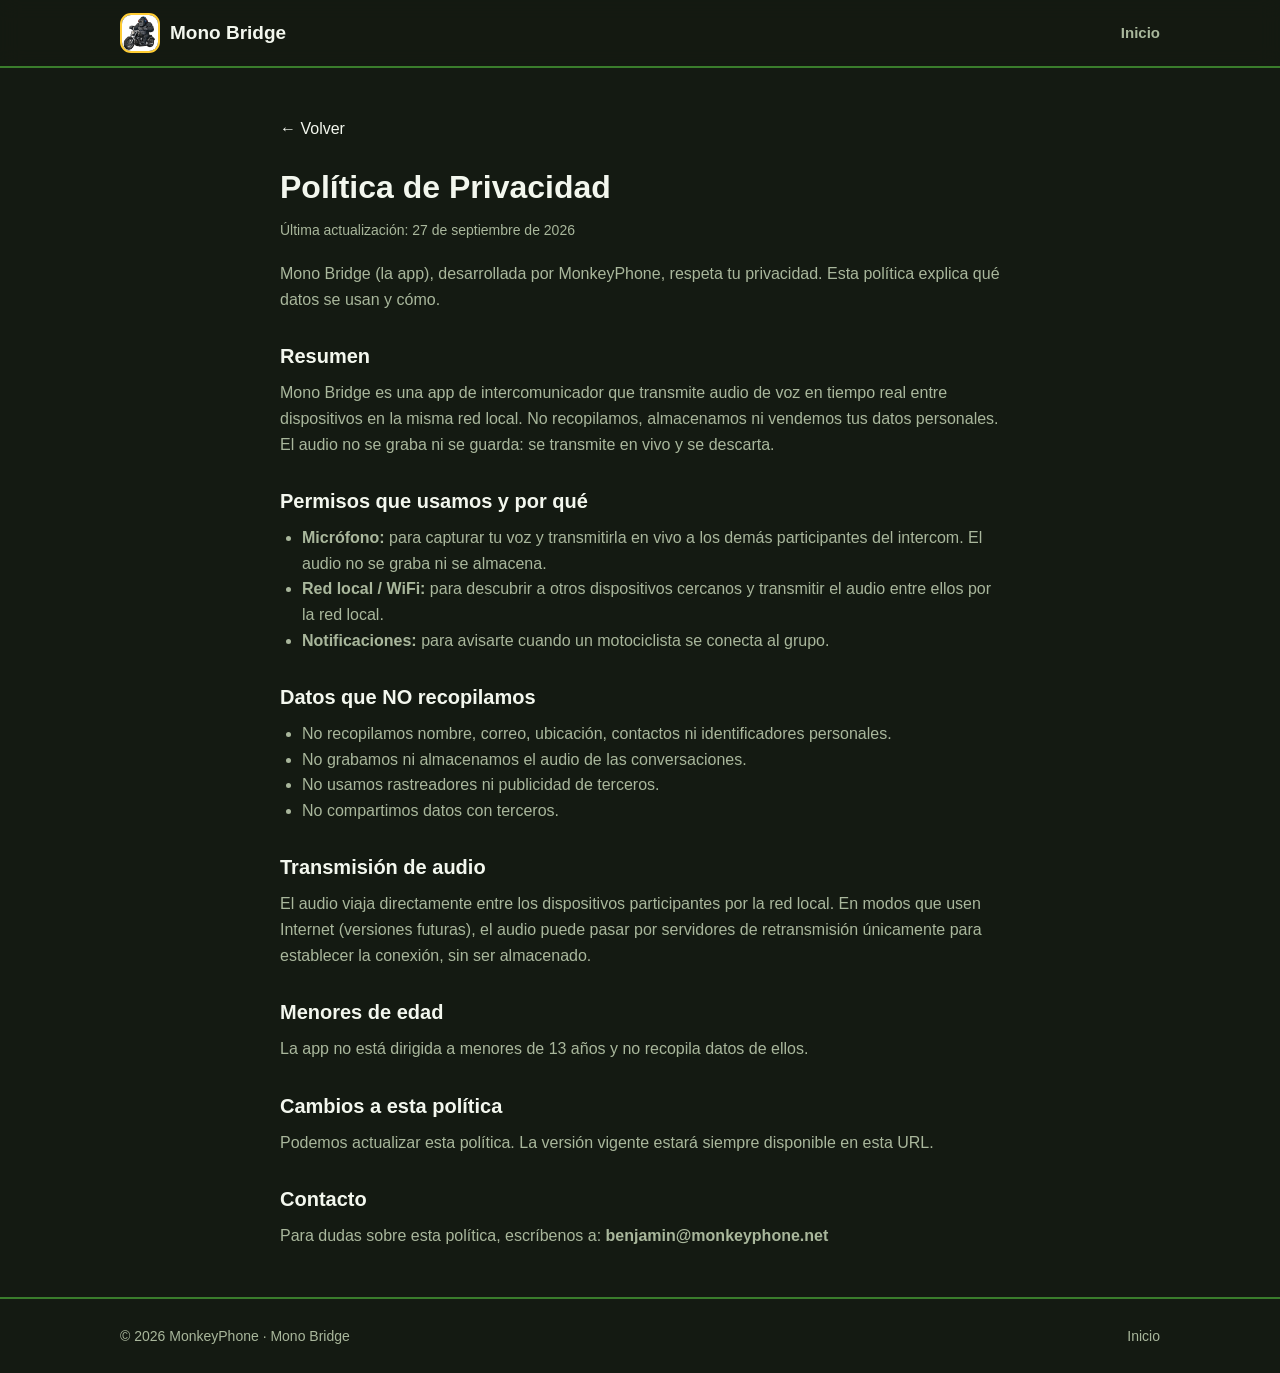
<file: web/privacy.html>
<!DOCTYPE html>
<html lang="es">
<head>
<meta charset="UTF-8">
<meta name="viewport" content="width=device-width, initial-scale=1.0">
<title>Política de Privacidad — Mono Bridge</title>
<link rel="icon" href="img/icon.png">
<link rel="stylesheet" href="styles.css">
<style>
  .doc{max-width:760px;margin:0 auto;padding:48px 20px}
  .doc h1{font-size:32px;margin-bottom:6px}
  .doc h2{font-size:20px;margin-top:28px;margin-bottom:8px;color:var(--blue)}
  .doc p,.doc li{color:var(--muted)}
  .doc ul{padding-left:22px;margin:8px 0}
  .updated{color:var(--muted);font-size:14px;margin-bottom:20px}
  .back{display:inline-block;margin-bottom:20px;color:var(--blue)}
</style>
</head>
<body>
  <header class="nav">
    <div class="container nav-inner">
      <div class="brand">
        <img src="img/icon.png" alt="Mono Bridge" class="brand-logo">
        <span>Mono Bridge</span>
      </div>
      <nav class="nav-links"><a href="index.html">Inicio</a></nav>
    </div>
  </header>

  <div class="doc">
    <a href="index.html" class="back">← Volver</a>
    <h1>Política de Privacidad</h1>
    <p class="updated">Última actualización: 27 de septiembre de 2026</p>

    <p>Mono Bridge (la app), desarrollada por MonkeyPhone, respeta tu privacidad. Esta política explica qué datos se usan y cómo.</p>

    <h2>Resumen</h2>
    <p>Mono Bridge es una app de intercomunicador que transmite audio de voz en tiempo real entre dispositivos en la misma red local. No recopilamos, almacenamos ni vendemos tus datos personales. El audio no se graba ni se guarda: se transmite en vivo y se descarta.</p>

    <h2>Permisos que usamos y por qué</h2>
    <ul>
      <li><strong>Micrófono:</strong> para capturar tu voz y transmitirla en vivo a los demás participantes del intercom. El audio no se graba ni se almacena.</li>
      <li><strong>Red local / WiFi:</strong> para descubrir a otros dispositivos cercanos y transmitir el audio entre ellos por la red local.</li>
      <li><strong>Notificaciones:</strong> para avisarte cuando un motociclista se conecta al grupo.</li>
    </ul>

    <h2>Datos que NO recopilamos</h2>
    <ul>
      <li>No recopilamos nombre, correo, ubicación, contactos ni identificadores personales.</li>
      <li>No grabamos ni almacenamos el audio de las conversaciones.</li>
      <li>No usamos rastreadores ni publicidad de terceros.</li>
      <li>No compartimos datos con terceros.</li>
    </ul>

    <h2>Transmisión de audio</h2>
    <p>El audio viaja directamente entre los dispositivos participantes por la red local. En modos que usen Internet (versiones futuras), el audio puede pasar por servidores de retransmisión únicamente para establecer la conexión, sin ser almacenado.</p>

    <h2>Menores de edad</h2>
    <p>La app no está dirigida a menores de 13 años y no recopila datos de ellos.</p>

    <h2>Cambios a esta política</h2>
    <p>Podemos actualizar esta política. La versión vigente estará siempre disponible en esta URL.</p>

    <h2>Contacto</h2>
    <p>Para dudas sobre esta política, escríbenos a: <strong>benjamin@monkeyphone.net</strong></p>
  </div>

  <footer class="footer">
    <div class="container footer-inner">
      <span>© 2026 MonkeyPhone · Mono Bridge</span>
      <a href="index.html">Inicio</a>
    </div>
  </footer>
</body>
</html>
</file>
<file: web/styles.css>
:root{
  --bg:#141a12;          /* verde selva muy oscuro */
  --bg2:#1f2a17;
  --jungle:#3a7d2c;      /* verde selva */
  --leaf:#5fc93f;        /* verde hoja brillante */
  --banana:#ffcc33;      /* amarillo plátano */
  --orange:#ff7a1a;      /* naranja */
  --card:#1e2718;
  --text:#F3F7EE;
  --muted:#a9b79c;
}
*{box-sizing:border-box;margin:0;padding:0}
body{font-family:-apple-system,BlinkMacSystemFont,"Segoe UI",Roboto,Arial,sans-serif;background:var(--bg);color:var(--text);line-height:1.6;overflow-x:hidden}
.container{max-width:1080px;margin:0 auto;padding:0 20px}
a{color:inherit;text-decoration:none}

/* Nav */
.nav{position:sticky;top:0;background:rgba(20,26,18,.85);backdrop-filter:blur(10px);border-bottom:2px solid var(--jungle);z-index:10}
.nav-inner{display:flex;align-items:center;justify-content:space-between;height:66px}
.brand{display:flex;align-items:center;gap:10px;font-weight:800;font-size:19px}
.brand-logo{width:40px;height:40px;border-radius:11px;border:2px solid var(--banana)}
.nav-links{display:flex;gap:22px;color:var(--muted);font-size:15px;font-weight:600}
.nav-links a:hover{color:var(--banana)}

/* Hero */
.hero{background:radial-gradient(circle at 70% 20%, rgba(95,201,63,.15), transparent 55%),linear-gradient(160deg,var(--bg2),var(--bg));padding:70px 0;position:relative}
.hero::before{content:"🍌";position:absolute;font-size:120px;opacity:.05;top:20px;left:-10px;transform:rotate(-20deg)}
.hero-inner{display:flex;align-items:center;gap:40px;flex-wrap:wrap;position:relative}
.hero-text{flex:1;min-width:300px}
.hero-badge{display:inline-block;background:var(--banana);color:#3a2600;font-weight:800;font-size:13px;padding:6px 14px;border-radius:999px;margin-bottom:18px}
.hero-text h1{font-size:52px;line-height:1.05;font-weight:900;margin-bottom:18px}
.hero-text h1 .hl{color:var(--leaf)}
.hero-text p{font-size:18px;color:var(--muted);margin-bottom:28px;max-width:520px}
.hero-img{flex:1;min-width:280px;text-align:center;position:relative}
.hero-img img{max-width:440px;width:100%;filter:drop-shadow(0 24px 44px rgba(0,0,0,.5))}
.hero-cta{display:flex;gap:14px;flex-wrap:wrap}

/* Buttons */
.btn{display:inline-block;padding:15px 28px;border-radius:14px;font-weight:800;font-size:15px;transition:.2s;border:none;cursor:pointer}
.btn-primary{background:var(--leaf);color:#0d2606;box-shadow:0 6px 0 var(--jungle)}
.btn-primary:hover{transform:translateY(-2px);box-shadow:0 8px 0 var(--jungle)}
.btn-primary:active{transform:translateY(2px);box-shadow:0 3px 0 var(--jungle)}
.btn-ghost{border:2px solid var(--banana);color:var(--banana)}
.btn-ghost:hover{background:var(--banana);color:#3a2600}

/* Sections */
.section{padding:72px 0}
.section-alt{background:#0f1410}
.section h2{font-size:36px;font-weight:900;margin-bottom:36px;text-align:center}

/* Red mesh destacada */
.mesh{background:linear-gradient(160deg,#20331a,#141a12);border-top:2px solid var(--jungle);border-bottom:2px solid var(--jungle)}
.mesh-inner{display:flex;align-items:center;gap:44px;flex-wrap:wrap}
.mesh-text{flex:1;min-width:300px}
.badge{display:inline-block;background:var(--orange);color:#3a1a00;font-weight:800;font-size:13px;padding:6px 14px;border-radius:999px;margin-bottom:16px}
.mesh-text h2{font-size:38px;text-align:left;margin-bottom:14px}
.mesh-text p{color:var(--muted);font-size:17px;margin-bottom:18px}
.mesh-text strong{color:var(--leaf)}
.mesh-list{list-style:none;display:flex;flex-direction:column;gap:10px}
.mesh-list li{padding-left:30px;position:relative;color:var(--text)}
.mesh-list li::before{content:"🐵";position:absolute;left:0}
.mesh-diagram{flex:1;min-width:280px;display:flex;align-items:center;justify-content:center;flex-wrap:wrap;gap:6px}
.moto{background:var(--card);border:2px solid var(--leaf);border-radius:16px;padding:16px 14px;font-size:34px;text-align:center;min-width:92px}
.moto span{display:block;font-size:12px;color:var(--muted);font-weight:700;margin-top:4px}
.link{width:40px;height:4px;border-radius:2px;background:repeating-linear-gradient(90deg,var(--banana) 0 8px,transparent 8px 14px)}

/* Modo Rescate (emergencias) */
.rescue{background:linear-gradient(160deg,#2a1414,#17100f);border-top:2px solid #b23b3b;border-bottom:2px solid #b23b3b}
.rescue-inner{display:flex;align-items:center;gap:44px;flex-wrap:wrap}
.rescue-text{flex:1;min-width:300px}
.badge-red{background:#ff3b30;color:#2a0000}
.rescue-text h2{font-size:38px;text-align:left;margin-bottom:14px}
.rescue-text p{color:var(--muted);font-size:17px;margin-bottom:16px}
.rescue-text strong{color:#ff6b60}
.rescue-list li::before{content:"🔴"}
.rescue-note{margin-top:18px;padding:14px 16px;background:rgba(255,59,48,.1);border-left:3px solid #ff3b30;border-radius:8px;color:var(--muted);font-size:14px}
.rescue-note strong{color:#ff6b60}
.rescue-diagram{flex:1;min-width:260px;display:flex;flex-direction:column;align-items:center;gap:8px}
.floor{background:var(--card);border:2px solid #b23b3b;border-radius:16px;padding:18px 20px;font-size:22px;font-weight:800;text-align:center;min-width:180px}
.floor span{display:block;font-size:12px;color:var(--muted);font-weight:700;margin-top:4px}
.floor-top{border-color:var(--leaf)}
.floor-bottom{border-color:#ff3b30}
.floor-gap{color:var(--banana);font-weight:800;font-size:18px}

/* Grid */
.grid{display:grid;grid-template-columns:repeat(auto-fit,minmax(280px,1fr));gap:20px}
.card{background:var(--card);border:2px solid rgba(95,201,63,.15);border-radius:18px;padding:28px;transition:.2s}
.card:hover{transform:translateY(-4px);border-color:var(--leaf)}
.card .ico{font-size:38px;margin-bottom:12px}
.card h3{font-size:20px;margin-bottom:8px}
.card p{color:var(--muted);font-size:15px}
.card-featured{border-color:var(--orange);background:linear-gradient(160deg,#2a2013,var(--card))}

/* Steps */
.steps{display:grid;grid-template-columns:repeat(auto-fit,minmax(260px,1fr));gap:20px;margin-bottom:24px}
.step{display:flex;gap:14px;align-items:flex-start;background:var(--card);padding:22px;border-radius:16px;border:2px solid rgba(95,201,63,.12)}
.step span{background:var(--banana);color:#3a2600;font-weight:900;width:36px;height:36px;border-radius:50%;display:flex;align-items:center;justify-content:center;flex-shrink:0}
.step p{color:var(--muted)}
.note{text-align:center;color:var(--muted);font-size:14px;max-width:640px;margin:0 auto}

/* CTA */
.cta{text-align:center;background:radial-gradient(circle at 50% 0%, rgba(255,204,51,.12), transparent 60%),linear-gradient(160deg,var(--bg2),var(--bg))}
.cta h2{margin-bottom:12px}
.cta p{color:var(--muted);margin-bottom:24px}

/* Footer */
.footer{border-top:2px solid var(--jungle);padding:26px 0;color:var(--muted);font-size:14px}
.footer-inner{display:flex;justify-content:space-between;flex-wrap:wrap;gap:10px;align-items:center}
.footer a:hover{color:var(--banana)}

/* Precios */
.price{font-size:34px;font-weight:900;color:var(--leaf);margin:6px 0 14px}
.price span{font-size:14px;color:var(--muted);font-weight:600}
.plan-list{list-style:none;display:flex;flex-direction:column;gap:8px;padding:0}
.plan-list li{color:var(--text);font-size:15px}

/* Tabla comparación */
.table-wrap{overflow-x:auto}
.compare{width:100%;border-collapse:collapse;min-width:560px;background:var(--card);border-radius:16px;overflow:hidden}
.compare th,.compare td{padding:14px 16px;text-align:center;border-bottom:1px solid rgba(255,255,255,.06);font-size:14px}
.compare th{background:#0f1410;color:var(--text);font-weight:800}
.compare td:first-child,.compare th:first-child{text-align:left;color:var(--muted)}
.compare .hl-col{background:rgba(95,201,63,.12);color:var(--leaf);font-weight:700}
.compare tbody tr:last-child td{border-bottom:none}

@media(max-width:640px){
  .hero-text h1{font-size:38px}
  .mesh-text h2{font-size:30px}
  .nav-links{display:none}
}

/* Precio único (hero de precio) */
.price-hero{max-width:460px;margin:0 auto 22px;background:linear-gradient(160deg,#2a2013,var(--card));border:2px solid var(--banana);border-radius:22px;padding:34px 28px;text-align:center;box-shadow:0 10px 30px rgba(0,0,0,.35)}
.price-hero .ico{font-size:54px;margin-bottom:6px}
.price-big{font-size:58px;font-weight:900;color:var(--leaf);line-height:1;margin:6px 0}
.price-sub{color:var(--banana);font-weight:700;font-size:15px;margin-bottom:20px}
.plan-center{align-items:center;text-align:left;max-width:320px;margin:0 auto 24px}
.plan-center li{padding-left:2px}
.price-hero .btn{width:100%}
.mesh-note{margin-top:18px;padding:14px 16px;background:rgba(255,204,51,.1);border-left:3px solid var(--banana);border-radius:8px;color:var(--muted);font-size:14px}
.mesh-note strong{color:var(--banana)}

/* Carrusel de videos */
.carousel{position:relative;display:flex;align-items:center;gap:8px}
.carousel-track{display:flex;gap:16px;overflow-x:auto;scroll-snap-type:x mandatory;scroll-behavior:smooth;padding:6px 4px 14px;-webkit-overflow-scrolling:touch}
.carousel-track::-webkit-scrollbar{height:8px}
.carousel-track::-webkit-scrollbar-thumb{background:var(--jungle);border-radius:4px}
.carousel-item{flex:0 0 auto;width:260px;scroll-snap-align:center;text-align:center}
.carousel-item video{width:260px;height:462px;object-fit:cover;border-radius:18px;border:2px solid var(--jungle);background:#000}
.carousel-item p{margin-top:10px;color:var(--muted);font-size:14px;font-weight:600}
.carousel-btn{flex:0 0 auto;width:44px;height:44px;border-radius:50%;border:2px solid var(--banana);background:rgba(20,26,18,.7);color:var(--banana);font-size:26px;font-weight:800;cursor:pointer;line-height:1;transition:.2s}
.carousel-btn:hover{background:var(--banana);color:#3a2600}
@media(max-width:600px){
  .carousel-btn{display:none}
  .carousel-item{width:78vw}
  .carousel-item video{width:78vw;height:auto;aspect-ratio:9/16}
}

/* Precio de lanzamiento */
.launch-badge{display:inline-block;background:var(--orange);color:#3a1a00;font-weight:800;font-size:12px;padding:6px 14px;border-radius:999px;margin-bottom:12px}
.price-row{display:flex;align-items:baseline;justify-content:center;gap:12px;margin:6px 0}
.price-old{font-size:26px;font-weight:700;color:var(--muted);text-decoration:line-through;opacity:.8}
</file>
